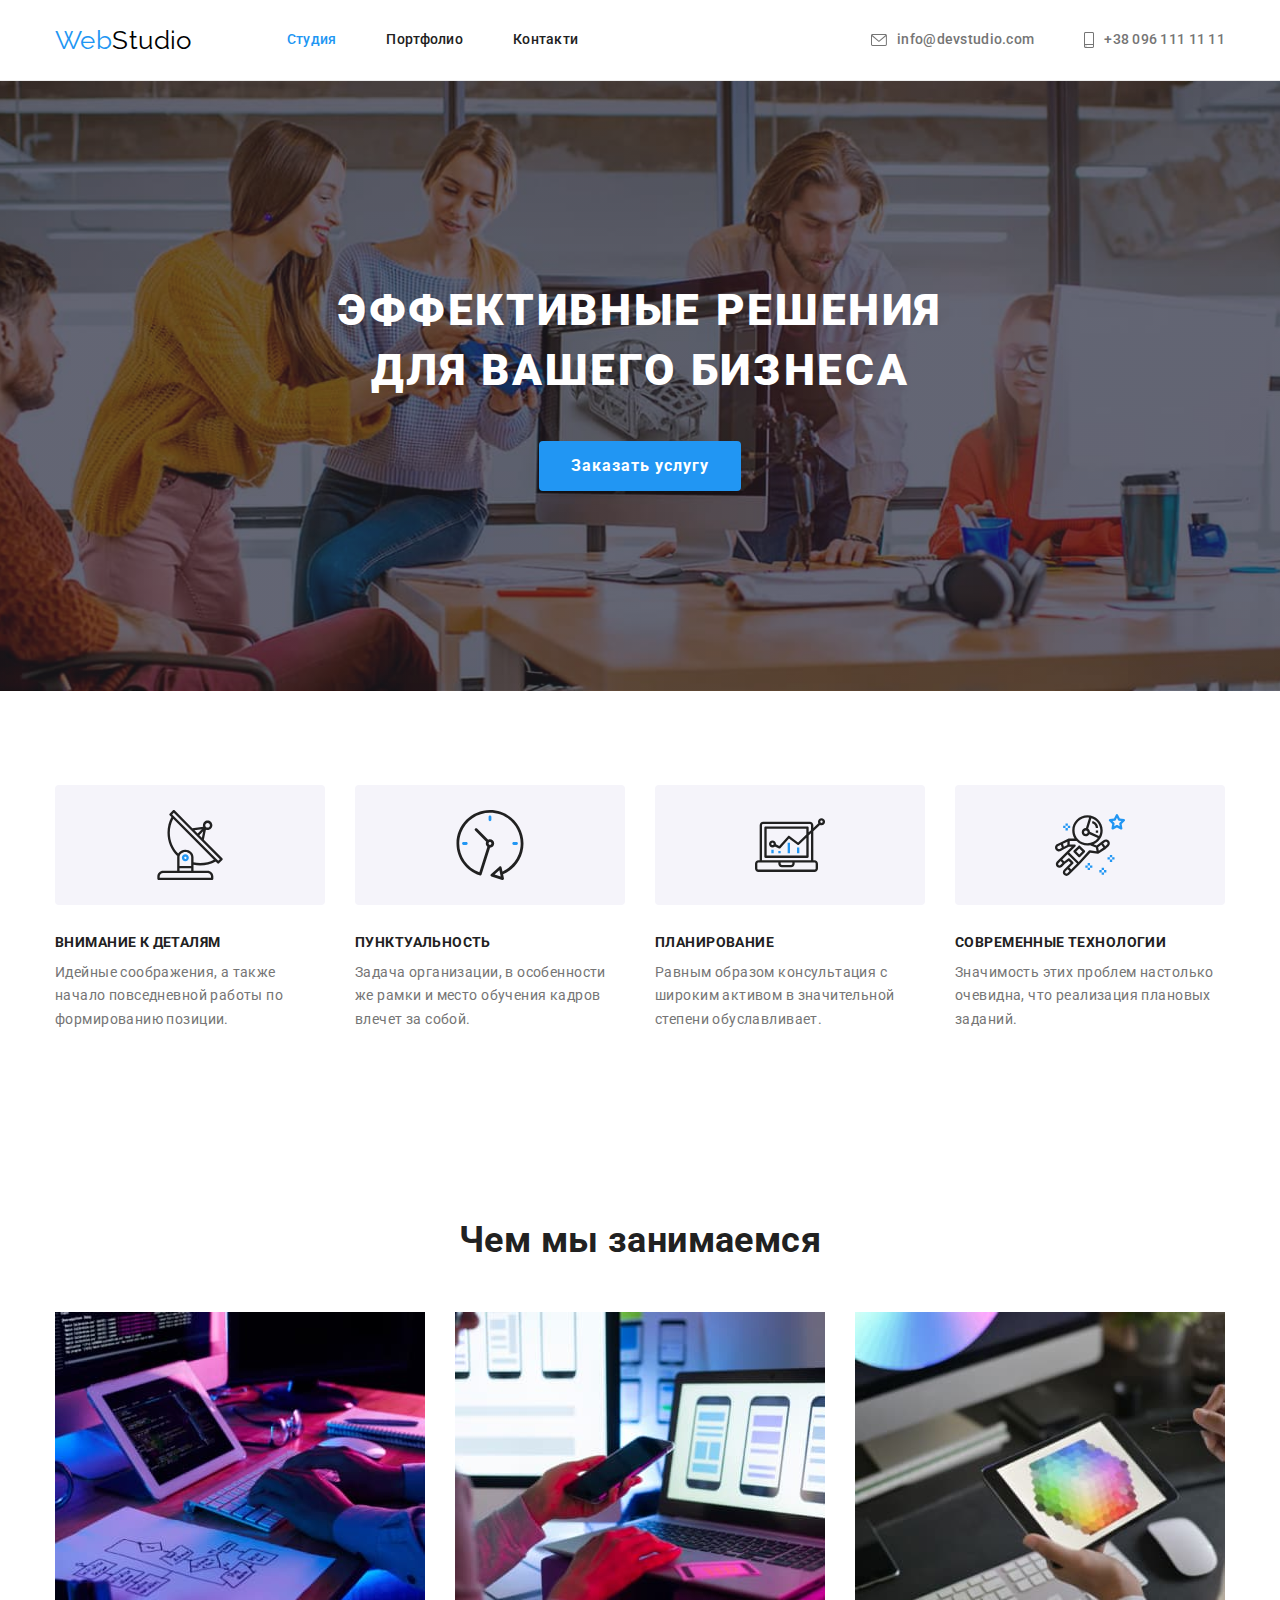
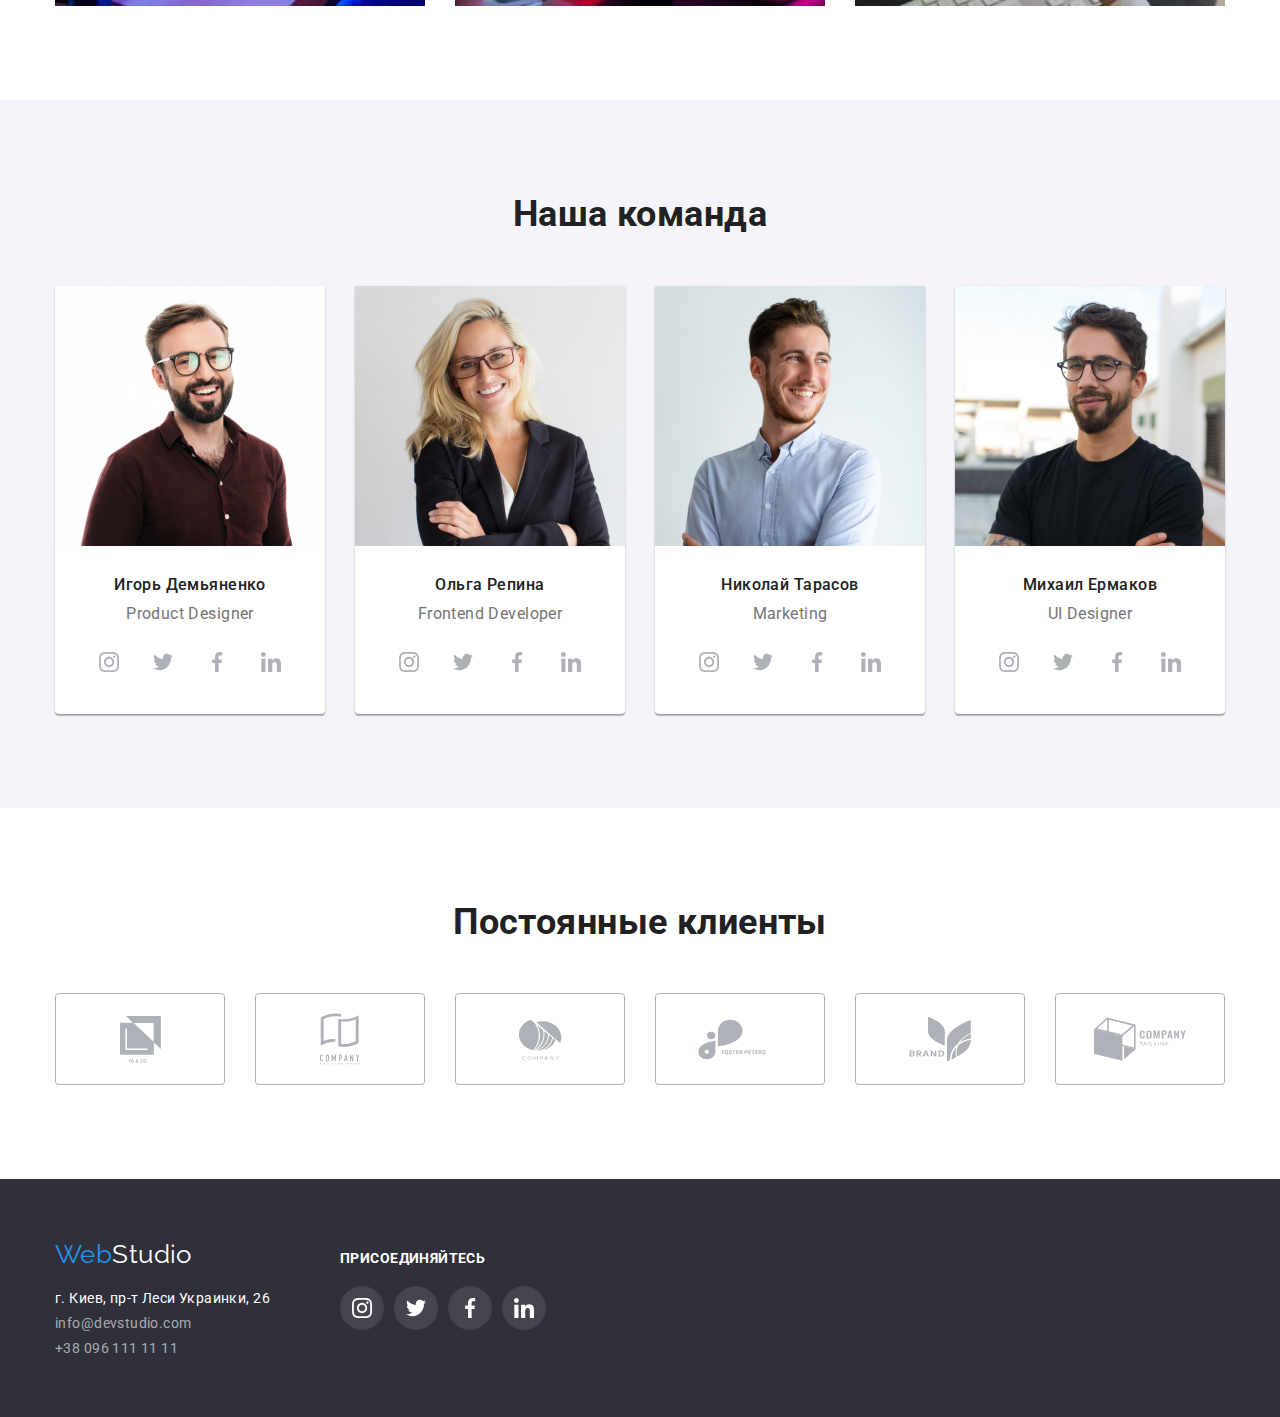
<file: index.html>
<!DOCTYPE html>
<html lang="ru">

<head>
  <meta charset="utf-8" />
  <title>WebStudio</title>
  <!--Линки -->
  <link rel="preconnect" href="https://fonts.googleapis.com">
  <link rel="preconnect" href="https://fonts.gstatic.com" crossorigin>
  <link href="https://fonts.googleapis.com/css2?family=Raleway:wght@700&family=Roboto:wght@400;500;700;900&display=swap"
    rel="stylesheet">
  <link rel="stylesheet" href="https://cdnjs.cloudflare.com/ajax/libs/modern-normalize/1.1.0/modern-normalize.min.css">
  <link rel="stylesheet" href="./css/styles.css" type="text/css">
</head>
<!-- Боди -->

<body>
  <header class="header">
    <div class="container">
      <nav class="styless-nav main-nav">
        <a href="./index.html" class="logo-start">Web<span class="logo-end">Studio</span></a>
        <ul class="style-list">
          <li class="style-item"><a class="nav-link  acctive_nav_link" href="./index.html">Студия</a></li>
          <li class="style-item"><a class="nav-link" href="./portfolio.html">Портфолио</a></li>
          <li class="style-item"><a class="nav-link" href="">Контакти</a></li>
        </ul>
        <ul class="auth-nav list">
          <li class="style-item"><a class="contact-link" href="mailto:info@devstudio.com">
              <svg class="logo_mail" width="16px" height="12px">
                <use href="./images/sprite.svg#icon-envelope"></use>
              </svg> info@devstudio.com</a>
          </li>
          <li class="style-item"><a class="contact-link" href="tel:+380961111111">
              <svg class="logo_phone" width="16px" height="12px">
                <use href="./images/sprite.svg#icon-smartphone"></use>
              </svg> +38 096 111 11 11</a>
          </li>
        </ul>
      </nav>
    </div>
  </header>
  <main>
    <!-- Шапка с кнопкой -->
    <section class="section-order overlay">
      <div class="container">
        <h1 class="hero-title">Эффективные решения для вашего бизнеса</h1>
        <button type="button" class="hero-btn">Заказать услугу</button>
      </div>

    </section>
    <!--/* Особенности -->
    <section class="section">
      <div class="container ">
        <h2 class="visually-hidden">ААААА</h2>
        <ul class="peculiarities-list">
          <li class="peculiarities-item">
            <div class="bg-logo">
              <svg class="logo-antena" width="70" height="70">
                <use href="./images/sprite.svg#icon-antenna_1"></use>
              </svg>
            </div>
            <h3 class="peculiarities-title">Внимание к деталям</h3>
            <p class="peculiarities-text">Идейные соображения, а также начало повседневной работы по формированию
              позиции.
            </p>
          </li>
          <li class="peculiarities-item">
            <div class="bg-logo">
              <svg class="logo-antena" width="70" height="70">
                <use href="./images/sprite.svg#icon-clock_1"></use>
              </svg>
            </div>
            <h3 class="peculiarities-title">Пунктуальность</h3>
            <p class="peculiarities-text">Задача организации, в особенности же рамки и место обучения кадров
              влечет за собой.
            </p>
          </li>
          <li class="peculiarities-item">
            <div class="bg-logo">
              <svg class="logo-antena" width="70" height="70">
                <use href="./images/sprite.svg#icon-diagram_1"></use>
              </svg>
            </div>
            <h3 class="peculiarities-title">Планирование</h3>
            <p class="peculiarities-text">Равным образом консультация с широким активом в значительной степени
              обуславливает.
            </p>
          </li>
          <li class="peculiarities-item">
            <div class="bg-logo">
              <svg class="logo-antena" width="70" height="70">
                <use href="./images/sprite.svg#icon-astronaut_1"></use>
              </svg>
            </div>
            <h3 class="peculiarities-title">Современные технологии</h3>
            <p class="peculiarities-text">Значимость этих проблем настолько очевидна, что реализация плановых
              заданий.
            </p>
          </li>

        </ul>

      </div>

    </section>
    <!-- Чем мы занимаемся -->
    <section class="section">
      <div class="container">
        <h2 class="section-titel">Чем мы занимаемся</h2>
        <ul class="style-work-list">
          <li class="work-item">
            <img src="./images/section2/image-programer-working.jpg" alt="image-programer-working" width="370"
              class="photo" />
          </li>
          <li class="work-item"><img src="./images/section2/web-ui-designers-are-developing.jpg"
              alt="web-ui-designers-are-developing" width="370" class="photo" />
          </li>
          <li class="work-item"><img src="./images/section2/creative-artist-web-design.jpg"
              alt="creative-artist-web-design" width="370" class="photo" />
          </li>
        </ul>
      </div>
    </section>
    <!-- Наша команда -->
    <section class="section team">
      <div class="container">
        <h2 class="section-titel">Наша команда</h2>
        <ul class="team-list">
          <li class="team-item">
            <img src="./images/section3/img-03.jpg" alt="Игорь Демьяненко" width="270" class="personal" />
            <h3 class="name-team">Игорь Демьяненко</h3>
            <p class="position-team">Product Designer</p>
            <ul class="social-list">
              <li class="social-item">
                <a href="#" rel="noopener noreferrer" target="_blank" class="social-link">
                  <svg class="social-logo" width="20px" height="20px">
                    <use href="./images/sprite.svg#icon-instagram"></use>
                  </svg>
                </a>
              </li>
              <li class="social-item">
                <a href="#" rel="noopener noreferrer" target="_blank" class="social-link">
                  <svg class="social-logo" width="20px" height="20px">
                    <use href="./images/sprite.svg#icon-tviter">
                    </use>
                  </svg>
                </a>
              </li>
              <li class="social-item">
                <a href="#" rel="noopener noreferrer" target="_blank" class="social-link">
                  <svg class="social-logo" width="20px" height="20px">
                    <use href="./images/sprite.svg#icon-facebook">
                    </use>
                  </svg>
                </a>
              </li>
              <li class="social-item">
                <a href="#" rel="noopener noreferrer" target="_blank" class="social-link">
                  <svg class="social-logo" width="20px" height="20px">
                    <use href="./images/sprite.svg#icon-linkedin"></use>
                  </svg>
                </a>
              </li>
            </ul>
          </li>
          <li class="team-item">
            <img src="./images/section3/img-02.jpg" alt="Ольга Репина" width="270" class="personal" />
            <h3 class="name-team">Ольга Репина</h3>
            <p class="position-team">Frontend Developer</p>
            <ul class="social-list">
              <li class="social-item">
                <a href="#" rel="noopener noreferrer" target="_blank" class="social-link">
                  <svg class="social-logo" width="20px" height="20px">
                    <use href="./images/sprite.svg#icon-instagram"></use>
                  </svg>
                </a>
              </li>
              <li class="social-item">
                <a href="#" rel="noopener noreferrer" target="_blank" class="social-link">
                  <svg class="social-logo" width="20px" height="20px">
                    <use href="./images/sprite.svg#icon-tviter">
                    </use>
                  </svg>
                </a>
              </li>
              <li class="social-item">
                <a href="#" rel="noopener noreferrer" target="_blank" class="social-link">
                  <svg class="social-logo" width="20px" height="20px">
                    <use href="./images/sprite.svg#icon-facebook">
                    </use>
                  </svg>
                </a>
              </li>
              <li class="social-item">
                <a href="#" rel="noopener noreferrer" target="_blank" class="social-link">
                  <svg class="social-logo" width="20px" height="20px">
                    <use href="./images/sprite.svg#icon-linkedin"></use>
                  </svg>
                </a>
              </li>
            </ul>
          </li>
          <li class="team-item">
            <img src="./images/section3/img-01.jpg" alt="Николай Тарасов" width="270" class="personal" />
            <h3 class="name-team">Николай Тарасов</h3>
            <p class="position-team">Marketing</p>
            <ul class="social-list">
              <li class="social-item">
                <a href="#" rel="noopener noreferrer" target="_blank" class="social-link">
                  <svg class="social-logo" width="20px" height="20px">
                    <use href="./images/sprite.svg#icon-instagram"></use>
                  </svg>
                </a>
              </li>
              <li class="social-item">
                <a href="#" rel="noopener noreferrer" target="_blank" class="social-link">
                  <svg class="social-logo" width="20px" height="20px">
                    <use href="./images/sprite.svg#icon-tviter">
                    </use>
                  </svg>
                </a>
              </li>
              <li class="social-item">
                <a href="#" rel="noopener noreferrer" target="_blank" class="social-link">
                  <svg class="social-logo" width="20px" height="20px">
                    <use href="./images/sprite.svg#icon-facebook">
                    </use>
                  </svg>
                </a>
              </li>
              <li class="social-item">
                <a href="#" rel="noopener noreferrer" target="_blank" class="social-link">
                  <svg class="social-logo" width="20px" height="20px">
                    <use href="./images/sprite.svg#icon-linkedin"></use>
                  </svg>
                </a>
              </li>
            </ul>
          </li>
          <li class="team-item">
            <img src="./images/section3/img-00.jpg" alt="Михаил Ермаков" width="270" class="personal" />
            <h3 class="name-team">Михаил Ермаков</h3>
            <p class="position-team">UI Designer</p>
            <ul class="social-list">
              <li class="social-item">
                <a href="#" rel="noopener noreferrer" target="_blank" class="social-link">
                  <svg class="social-logo" width="20px" height="20px">
                    <use href="./images/sprite.svg#icon-instagram"></use>
                  </svg>
                </a>
              </li>
              <li class="social-item">
                <a href="#" rel="noopener noreferrer" target="_blank" class="social-link">
                  <svg class="social-logo" width="20px" height="20px">
                    <use href="./images/sprite.svg#icon-tviter">
                    </use>
                  </svg>
                </a>
              </li>
              <li class="social-item">
                <a href="#" rel="noopener noreferrer" target="_blank" class="social-link">
                  <svg class="social-logo" width="20px" height="20px">
                    <use href="./images/sprite.svg#icon-facebook">
                    </use>
                  </svg>
                </a>
              </li>
              <li class="social-item">
                <a href="#" rel="noopener noreferrer" target="_blank" class="social-link">
                  <svg class="social-logo" width="20px" height="20px">
                    <use href="./images/sprite.svg#icon-linkedin"></use>
                  </svg>
                </a>
              </li>
            </ul>
          </li>
        </ul>
      </div>
    </section>
    <!-- НАШІ КЛІЄНТИ -->
    <section class="section">
      <h2 class="section-titel">Постоянные клиенты</h2>
      <ul class="container client-list">
        <li class="clients-item"><a href="#" rel="noopener noreferrer" target="_blank" class="client-link">
            <svg class="clients-logo" width="41" height="47">
              <use href="./images/sprite.svg#icon-Logo_1"></use>
            </svg></a>
        </li>
        <li class="clients-item"><a href="#" rel="noopener noreferrer" target="_blank" class="client-link">
            <svg class="clients-logo" width="40" height="52">
              <use href="./images/sprite.svg#icon-Logo_2"></use>
            </svg></a>
        </li>
        <li class="clients-item"><a href="#" rel="noopener noreferrer" target="_blank" class="client-link">
            <svg class="clients-logo" width="44" height="41">
              <use href="./images/sprite.svg#icon-Logo_3"></use>
            </svg></a>
        </li>
        <li class="clients-item"><a href="#" rel="noopener noreferrer" target="_blank" class="client-link">
            <svg class="clients-logo" width="84" height="41">
              <use href="./images/sprite.svg#icon-Logo_4"></use>
            </svg></a>
        </li>
        <li class="clients-item"><a href="#" rel="noopener noreferrer" target="_blank" class="client-link">
            <svg class="clients-logo" width="63" height="46">
              <use href="./images/sprite.svg#icon-Logo_5"></use>
            </svg></a>
        </li>
        <li class="clients-item"><a href="#" rel="noopener noreferrer" target="_blank" class="client-link">
            <svg class="clients-logo" width="94" height="44">
              <use href="./images/sprite.svg#icon-Logo_6"></use>
            </svg></a>
        </li>
      </ul>
    </section>
  </main>
  <!-- футер -->
  <footer class="footer">
    <div class="container">
      <div class="container-box">
        <div class="container-footer">
          <a href="./index.html" class="logo-start footer-logo">Web<span class="logo-footer">Studio</span></a>
          <address>
            <ul class="auth-footer list">
              <li class="footer-item">
                <a class="adress-link" href="https://goo.gl/maps/piqngm7oDQpEDh6u6" target="_blank"
                  rel="noopener nofollow noreferrer">г. Киев, пр-т Леси Украинки, 26</a>
              </li>
              <li class="footer-item"><a class="mail-footer" href="mailto:info@devstudio.com">info@devstudio.com</a>
              </li>
              <li class="footer-item"><a class="mail-footer" href="tel:+380961111111">+38 096 111 11 11</a></li>
            </ul>
          </address>
        </div>
        <div class="link-footer">
          <h3 class="social-title">присоединяйтесь</h3>
          <ul class="social-list-footer">
            <li class="social-item">
              <a href="#" rel="noopener noreferrer" target="_blank" class="social-link-footer">
                <svg class="social-logo" width="20px" height="20px">
                  <use href="./images/sprite.svg#icon-instagram"></use>
                </svg>
              </a>
            </li>
            <li class="social-item">
              <a href="#" rel="noopener noreferrer" target="_blank" class="social-link-footer">
                <svg class="social-logo" width="20px" height="20px">
                  <use href="./images/sprite.svg#icon-tviter">
                  </use>
                </svg>
              </a>
            </li>
            <li class="social-item">
              <a href="#" rel="noopener noreferrer" target="_blank" class="social-link-footer">
                <svg class="social-logo" width="20px" height="20px">
                  <use href="./images/sprite.svg#icon-facebook">
                  </use>
                </svg>
              </a>
            </li>
            <li class="social-item">
              <a href="#" rel="noopener noreferrer" target="_blank" class="social-link-footer">
                <svg class="social-logo" width="20px" height="20px">
                  <use href="./images/sprite.svg#icon-linkedin"></use>
                </svg>
              </a>
            </li>
          </ul>
        </div>
      </div>
    </div>
  </footer>
</body>

</html>
</file>
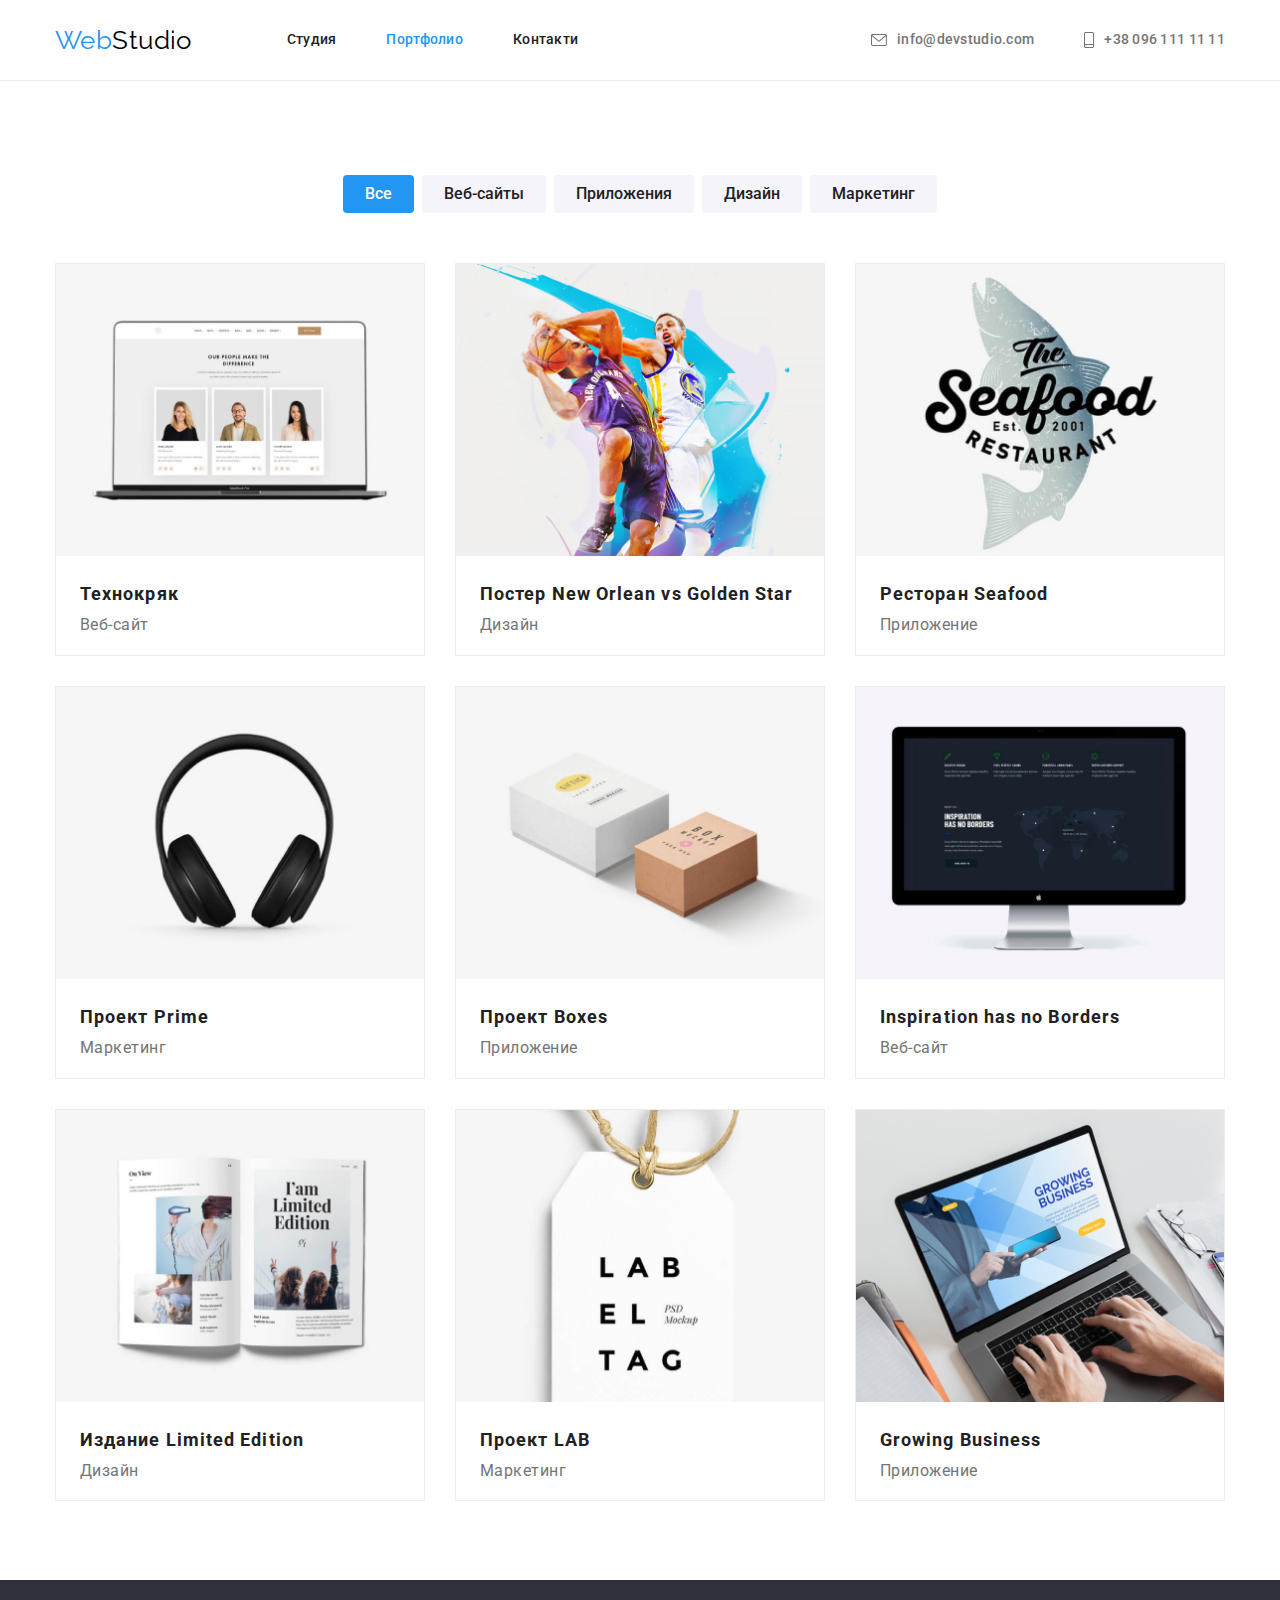
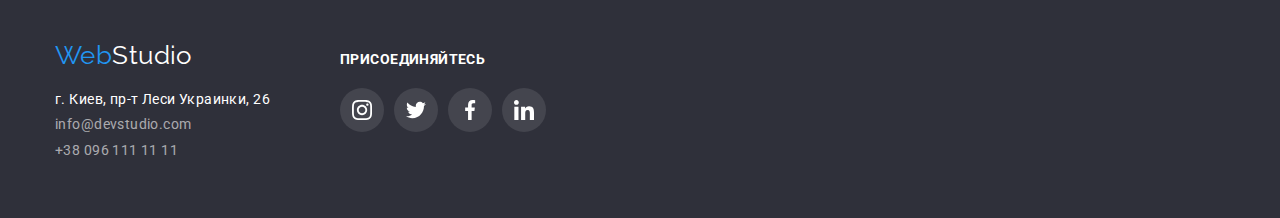
<file: portfolio.html>
<!DOCTYPE html>
<html lang="ru">

<head>
  <meta charset="utf-8" />
  <title>WebStudio</title>
  <!-- Линкии -->
  <link rel="preconnect" href="https://fonts.googleapis.com" />
  <link rel="preconnect" href="https://fonts.gstatic.com" crossorigin />
  <link href="https://fonts.googleapis.com/css2?family=Raleway:wght@700&family=Roboto:wght@400;500;700;900&display=swap"
    rel="stylesheet" />
  <link rel="stylesheet"
    href="https://cdnjs.cloudflare.com/ajax/libs/modern-normalize/1.1.0/modern-normalize.min.css" />
  <link rel="stylesheet" href="./css/styles.css" type="text/css" />
</head>
<!-- Боди -->

<body>
  <header class="header">
    <div class="container">
      <nav class="styless-nav main-nav">
        <a href="./index.html" class="logo-start">Web<span class="logo-end">Studio</span></a>
        <ul class="style-list">
          <li class="style-item"><a class="nav-link" href="./index.html">Студия</a></li>
          <li class="style-item"><a class="nav-link acctive_nav_link" href="./portfolio.html">Портфолио</a></li>
          <li class="style-item"><a class="nav-link" href="">Контакти</a></li>
        </ul>
        <ul class="auth-nav list">
          <li class="style-item"><a class="contact-link" href="mailto:info@devstudio.com">
              <svg class="logo_mail" width="16px" height="12px">
                <use href="./images/sprite.svg#icon-envelope"></use>
              </svg> info@devstudio.com</a>
          </li>
          <li class="style-item"><a class="contact-link" href="tel:+380961111111">
              <svg class="logo_phone" width="16px" height="12px">
                <use href="./images/sprite.svg#icon-smartphone"></use>
              </svg> +38 096 111 11 11</a>
          </li>
        </ul>
      </nav>
    </div>
  </header>
  <main>
    <!--/* Шапка с кнопками та скритий заголовок*/-->
    <section class="section">
      <div class="container">
        <h1 class="visually-hidden">Нет заголовка</h1>
        <ul class="btn-list">
          <li class="btn-item">
            <button class="style-button active-btn" type="button">Все</button>
          </li>
          <li class="btn-item">
            <button class="style-button" type="button">Веб-сайты</button>
          </li>
          <li class="btn-item">
            <button class="style-button" type="button">Приложения</button>
          </li>
          <li class="btn-item">
            <button class="style-button" type="button">Дизайн</button>
          </li>
          <li class="btn-item">
            <button class="style-button" type="button">Маркетинг</button>
          </li>
        </ul>
        <!--/* Наши работы */-->
        <ul class="project-list">
          <li class="card-item">
            <img src="./images/portfolio-section1/img.jpg" alt="Ноутбук с открытым веб- сайтом" width="370"
              class="projects" />
            <h3 class="card-title">Технокряк</h3>
            <p class="card-text">Веб-сайт</p>
          </li>
          <li class="card-item">
            <img src="./images/portfolio-section1/img-1.jpg" alt="Баскетбол" width="370" class="projects" />
            <h3 class="card-title">Постер New Orlean vs Golden Star</h3>
            <p class="card-text">Дизайн</p>
          </li>
          <li class="card-item">
            <img src="./images/portfolio-section1/img-2.jpg" alt="рыба с надписью" width="370" class="projects" />
            <h3 class="card-title">Ресторан Seafood</h3>
            <p class="card-text">Приложение</p>
          </li>
          <li class="card-item">
            <img src="./images/portfolio-section1/img-3.jpg" alt="Наушники" width="370" class="projects" />
            <h3 class="card-title">Проект Prime</h3>
            <p class="card-text">Маркетинг</p>
          </li>

          <li class="card-item">
            <img src="./images/portfolio-section1/img-4.jpg" alt="Две коробочки" width="370" class="projects" />
            <h3 class="card-title">Проект Boxes</h3>
            <p class="card-text">Приложение</p>
          </li>
          <li class="card-item">
            <img src="./images/portfolio-section1/img-5.jpg" alt="Монитор" width="370" class="projects" />
            <h3 class="card-title">Inspiration has no Borders</h3>
            <p class="card-text">Веб-сайт</p>
          </li>
          <li class="card-item">
            <img src="./images/portfolio-section1/img-6.jpg" alt="Макет издания" width="370" class="projects" />
            <h3 class="card-title">Издание Limited Edition</h3>
            <p class="card-text">Дизайн</p>
          </li>
          <li class="card-item">
            <img src="./images/portfolio-section1/img-7.jpg" alt="Бирка" width="370" class="projects" />
            <h3 class="card-title">Проект LAB</h3>
            <p class="card-text">Маркетинг</p>
          </li>
          <li class="card-item">
            <img src="./images/portfolio-section1/img-8.jpg" alt="Ноутбук с открытым изображением" width="370"
              class="projects" />
            <h3 class="card-title">Growing Business</h3>
            <p class="card-text">Приложение</p>
          </li>
        </ul>
      </div>
    </section>
  </main>
  <!-- футер -->
  <footer class="footer">
    <div class="container">
      <div class="container-box">
        <div class="container-footer">
          <a href="./index.html" class="logo-start footer-logo">Web<span class="logo-footer">Studio</span></a>
          <address>
            <ul class="auth-footer list">
              <li class="footer-item">
                <a class="adress-link" href="https://goo.gl/maps/piqngm7oDQpEDh6u6" target="_blank"
                  rel="noopener nofollow noreferrer">г. Киев, пр-т Леси Украинки, 26</a>
              </li>
              <li class="footer-item">
                <a class="mail-footer" href="mailto:info@devstudio.com">info@devstudio.com</a>
              </li>
              <li class="footer-item">
                <a class="mail-footer" href="tel:+380961111111">+38 096 111 11 11</a>
              </li>
            </ul>
          </address>
        </div>
        <div class="link-footer">
          <h3 class="social-title">присоединяйтесь</h3>
          <ul class="social-list-footer">
            <li class="social-item">
              <a href="#" rel="noopener noreferrer" class="social-link-footer">
                <svg class="social-logo" width="20px" height="20px">
                  <use href="./images/sprite.svg#icon-instagram"></use>
                </svg>
              </a>
            </li>
            <li class="social-item">
              <a href="#" rel="noopener noreferrer" class="social-link-footer">
                <svg class="social-logo" width="20px" height="20px">
                  <use href="./images/sprite.svg#icon-tviter"></use>
                </svg>
              </a>
            </li>
            <li class="social-item">
              <a href="#" rel="noopener noreferrer" class="social-link-footer">
                <svg class="social-logo" width="20px" height="20px">
                  <use href="./images/sprite.svg#icon-facebook"></use>
                </svg>
              </a>
            </li>
            <li class="social-item">
              <a href="#" rel="noopener noreferrer" class="social-link-footer">
                <svg class="social-logo" width="20px" height="20px">
                  <use href="./images/sprite.svg#icon-linkedin"></use>
                </svg>
              </a>
            </li>
          </ul>
        </div>
      </div>
    </div>
  </footer>
</body>

</html>
</file>
<file: css/styles.css>
/* палитра кольорів */
:root {
  --background-color: #ffffff;
  --text-color: #212121;
  --hover-color: #2196f3;
  --border-color: #ececec;
  --textlogo-color: #000000;
  --mail-tel-color: #757575;
  --background-main-color: #c4c4c4;
  --text-color-btn: #ffffff;
  --background-color-btn: #188ce8;
  --active-btn-text: #000000;
  --active-btn-shadov: #00000026;
  --boxshadov-clor1: rgba(0, 0, 0, 0.122);
  --boxshadov-clor2: rgba(0, 0, 0, 0.141);
  --boxshadov-clor3: rgba(0, 0, 0, 0.2);
  --text-mail-footer: #ffffff99;
  --background-portfolio: #e5e5e5;
  --button-color-style: #f5f4fa;
  --shadov-btn: #00000026;
  --background-footer-color: #2f303a;
  --clients-border-color: #afb1b8;
  --border-project-list: #eeeeee;
  --border-project-list1: rgba(0, 0, 0, 0.12);
  --border-project-list2: rgba(0, 0, 0, 0.06);
  --border-project-list3: rgba(0, 0, 0, 0.16);
  --social-link-footer: rgba(255, 255, 255, 0.1);
}
/* /Обнулення стилів браузера/ */
 html {
  box-sizing: border-box;
}

*,
*::after,
*::before {
  box-sizing: inherit;
  margin: 0;
}

h1,
h2,
h3,
h4,
h5,
h6,
p {
  margin: 0;
}

a {
  text-decoration: none;
  color: inherit;
}

ul {
  list-style: none;
  padding: 0;
  margin: 0;
}

img {
  display: block;
  max-width: 100%;
  height: auto;
}

address {
  font-style: normal;
}
/* body- те що чаще застосовується */
body {
  font-family: "Roboto", sans-serif;
  font-size: 14px;
  letter-spacing: 0.03em;
  background-color: var(--background-color);
  color: var(--text-color);
}

/* header- висота, бордер та фон */
.header {
  background-color: var(--background-color);
  border-bottom: 1px solid var(--border-color);
}

.container {
  width: 1200px;
  padding: 0 15px;

  margin-left: auto;
  margin-right: auto;
}

.section {
  padding: 94px 0;
}
.section-no-pading {
  padding-bottom: 0;
}

/* пораховано интерлиньяж (поділив вbсоту на розмір тесту) */
.logo-start {
  font-family: "Raleway";
  font-size: 26px;
  line-height: 1.19;
  color: var(--hover-color);
}

.logo-end {
  color: var(--active-btn-text);
}

.styless-nav .style-list {
  display: flex;
  margin-left: 95px;
}

.main-nav {
  display: flex;
  align-items: center;
}

/* .style-item:not(:first-child) {
    margin-left: 30px;
} */

/* Крайняяя геометрия- обрезали лишние отступы, оябзательно!!!
 1)ЦЕ ВАРІАНТ СУСІДА, КОЛИ ТИ ЗАДАЄШ ВСІМ СУСІДНІМ ЕЛЕМЕНТАМ ВІДСТУП */

.style-item + .style-item {
  margin-left: 50px;
}

/*
2)НАЙЛІПШИЙ ВАРІАНТ. КОЛИ ТИ ЗАДАЕШЬ ВІДСТУП ВСІМ КРІМ ОСТАННЬГО

 .styless-nav .style-item:not(:last-child){
	margin-right: 50px;
} */

/* 
3) ЦЕЙ ОДИН З ВАРІАНТІВ 
.styless-nav .style-item:last-child{
	margin-right: 0;
} */

/* наведення та табуляція для нав та кнопок у портфоліо */
/* .style-item:hover > .nav-link,
.style-item:focus > .nav-link, */

 .contact-link:hover,
 .contact-link:focus 
 {
  color: var(--hover-color);
}

.nav-link:hover, 
.nav-link:focus{
  color: var(--hover-color);
}

/* колір лінків у хедері-----что бЫ удобнее было попадать 
	на сыылке сделали ее блочным елементом и добавили падинг сверху и снизу */
.nav-link {
  display: block;
  padding-top: 32px;
  padding-bottom: 32px;

  font-weight: 500;
  line-height: 1.14;
  letter-spacing: 0.02em;
  color: var(--text-color);
}

.acctive_nav_link {
  color: var(--hover-color);
}
.auth-nav {
  display: flex;
  margin-left: auto;
}
.style-list .style-item + .style-item {
  margin-left: 50px;
}
/* колір тексту для меіл та тел */
.contact-link {
  display: flex;
  align-items: center;
  padding-top: 32px;
  padding-bottom: 32px;

  color: var(--mail-tel-color);
  font-weight: 500;
  line-height: 1.14;
  letter-spacing: 0.02em;
}
/* ----оформлення  лого в хедері---- */
.logo_mail {
  fill: currentColor;

  width: 16px;
  height: 12px;

  margin-right: 10px;
}

.logo_phone {
  fill: currentColor;

  width: 10px;
  height: 16px;

  margin-right: 10px;
}

/* main styles */

.section-order {
  background-color: var(--background-footer-color);

  padding-top: 200px;
  padding-bottom: 200px;
}

.overlay {
  max-width: 1920px;

  margin-left: auto;
  margin-right: auto;

  background-image: linear-gradient(
      to right,
      rgba(47, 48, 58, 0.4),
      rgba(47, 48, 58, 0.4)
    ),
    url(../images/section1/Img-bg.jpg);

  background-repeat: no-repeat;
  background-size: cover;
  background-position: center;
}

.hero-title {
  font-weight: 900;
  font-size: 44px;
  line-height: 1.36;
  text-align: center;
  letter-spacing: 0.06em;
  text-transform: uppercase;
  color: var(--background-color);

  width: 696px;
  margin-left: auto;
  margin-right: auto;
  margin-top: 0;
  margin-bottom: 40px;
}

/* Шапка с кнопкой */
.hero-btn {
  display: flex;
  align-items: center;
  text-align: center;
  padding: 10px 32px;
  margin: 0 auto;
  border: 0;

  color: var(--background-color);
  background-color: var(--hover-color);
  box-shadow: 0px 4px 4px var(--shadov-btn);
  border-radius: 4px;
  font-weight: 700;
  font-size: 16px;
  line-height: 1.87;
  letter-spacing: 0.06em;

  cursor: pointer;
}

.hero-btn:hover,
.hero-btn:focus {
  background-color: var(--background-color-btn);
  box-shadow: 0px 4px 4px var(--active-btn-shadov);
  border-radius: 4px;
}

.hero-btn:active {
  color: var(--text-color-btn);
  background-color: var(--background-color-btn);
}

/* Особенности */
/* заголовок не наследет размери текста  */
.bg-logo {
  width: 270px;
  height: 120px;
  margin-bottom: 30px;

  background-color: var(--button-color-style);
  border-radius: 4px;
}

.logo-antena {
  width: 70px;
  height: 70px;

  margin: 25px 100px;
}

.peculiarities-list {
  display: flex;
  align-items: center;
}

.peculiarities-list .peculiarities-item + .peculiarities-item {
  margin-left: 30px;
}

.peculiarities-title {
  margin-bottom: 10px;

  line-height: 1.14;
  text-transform: uppercase;
  font-size: 14px;
}

.peculiarities-text {
  line-height: 1.71;
  color: var(--mail-tel-color);
}

/* Чем мы занимаемся */

.section-titel {
  margin-bottom: 50px;
  font-size: 36px;
  line-height: 1.16;
  text-align: center;
}

.style-work-list {
  display: flex;
}

.work-item {
  display: block;
  width: 370px;
}

.style-work-list .work-item + .work-item {
  margin-left: 30px;
}

/* Наша команда */
.team {
  background-color: #f5f4fa;
}

.team-list {
  display: flex;
}
.team-list .team-item + .team-item {
  margin-left: 30px;
}

.team-item {
  width: 270px;
  background-color: var(--background-color);

  /* material shadow v1 */
  box-shadow: 0px 1px 3px var(--boxshadov-clor1),
    0px 1px 1px var(--boxshadov-clor2), 0px 2px 1px var(--boxshadov-clor3);
  border-radius: 0px 0px 4px 4px;
}

.name-team {
  padding-top: 30px;
  margin-bottom: 10px;

  font-weight: 500;
  font-size: 16px;
  line-height: 1.18;
  text-align: center;
}

.position-team {
  padding-bottom: 16px;

  font-size: 16px;
  line-height: 1.18;
  text-align: center;
  color: var(--mail-tel-color);
}
.social-list {
  display: flex;
  justify-content: center;

  margin-bottom: 30px;
}

.social-item {
  display: block;
  width: 44px;
  height: 44px;
}
.social-item + .social-item {
  margin-left: 10px;
}

.social-link {
  display: flex;
  align-items: center;
  justify-content: center;
  width: 100%;
  height: 100%;
  border-radius: 50%;
  background-color: var(--background-color);
  color: var(--clients-border-color);
}

.social-link:hover,
.social-link:focus {

  background-color: var(--hover-color);
  color: var(--background-color);
  filter: drop-shadow(0px 4px 4px rgba(0, 0, 0, 0.25));

}

.social-logo {
  fill: currentColor;
}

.client-list {
  display: flex;
}

.client-list .clients + .clients {
  margin-left: 30px;
}

.clients-item {
  height: 92px;
  width: 170px;
}
.clients-item + .clients-item {
  margin-left: 30px;
}

.client-link {
  display: flex;
  width: 100%;
  height: 100%;
  align-items: center;
  justify-content: center;
  color: var(--clients-border-color);
  border: 1px solid var(--clients-border-color);
  border-radius: 4px;
}

.client-link:hover,
.client-link:focus {
  cursor: pointer;
  color: var(--hover-color);
  border-color: var(--hover-color);
  border-radius: 4px;
}

.clients-logo {
  fill: currentColor;
}
.clients-logo:hover,
.clients-logo:focus {
  fill: var(--hover-color);
}

/* скрыть заголовок */
.visually-hidden {
  position: absolute;
  width: 1px;
  height: 1px;
  margin: -1px;
  border: 0;
  padding: 0;
  white-space: nowrap;
  clip-path: inset(100%);
  clip: rect(0 0 0 0);
  overflow: hidden;
}
/* ПОРТФОЛІО */

/* колір фону для партфоліо */

.btn-list {
  display: flex;

  justify-content: center;
  margin-bottom: 50px;
}

.btn-list .btn-item + .btn-item {
  margin-left: 8px;
}

.btn-item:nth-last-child(-n + 1) {
  margin-right: 0;
}
/* колір тіней кнопки при наведені у портфоліо */
.style-button {
  padding: 6px 22px;

  border-radius: 4px;
  font-family: "Roboto";
  font-weight: 500;
  font-size: 16px;
  line-height: 1.63;
  text-align: center;
  background-color: var(--button-color-style);
  color: var(--text-color);
  cursor: pointer;
  border: 0;
}

.style-button:hover,
.style-button:focus {
  box-shadow: 0px 3px 1px var(--boxshadov-clor1),
  0px 1px 2px var(--boxshadov-clor2),
  0px 2px 2px var(--boxshadov-clor3);

  color: var(--background-color);
  background-color: var(--hover-color);
 
}

.active-btn {
  background-color: var(--hover-color);
  color: var(--background-color);
}
/* Наши работы */
.project-list {
  display: flex;
  flex-wrap: wrap;

  margin: -15px;
}

.card-item {
  margin-right: 30px;
  margin-bottom: 30px;
  background-color: var(--background-color);
  border: 1px solid var(--border-color);

  /* ФИКСИРОВАНАЯ ВЕРСТКА ШИРИНА */
  margin: 15px;
  width: calc((100% - 90px) / 3);
}

.card-item:nth-child(3n) {
  margin-right: 0;
}

.card-item:nth-last-child(-n + 3) {
  margin-bottom: 0;
}
.card-item:hover
{
  box-shadow: 
    0px 1px 1px var(--border-project-list1),
    0px 4px 4px var(--border-project-list2),
    1px 4px 6px var(--border-project-list3);

  cursor: pointer;
  border: 1px solid var(--border-project-list);
}

.card-title {
  padding-top: 20px;
  padding-left: 24px;
  padding-right: 24px;
  margin-bottom: 4px;

  font-size: 18px;
  line-height: 2;
  /* identical to box height, or 200% */
  letter-spacing: 0.06em;
}

.card-text {
  padding-left: 24px;
  padding-right: 24px;
  padding-bottom: 20px;

  font-size: 16px;
  line-height: 2x;
  /* identical to box height, or 188% */
  letter-spacing: 0.03em;
  color: var(--mail-tel-color);
}
/* -- футер - */

.footer {
  padding-top: 60px;
  padding-bottom: 60px;
  background: var(--background-footer-color);
}

.container-box {
  display: flex;
  align-items: baseline;
}

.container-footer {
  display: flex;
  flex-direction: column;
}

.footer-logo {
  display: block;
  margin-bottom: 20px;
}
.logo-footer,
.adress-link {
  color: var(--background-color);
  font-style: normal;
}

.adress-link {
  display: block;
}

.auth-footer .footer-item + .footer-item {
  margin-top: 9px;
}

.mail-footer {
  color: var(--text-mail-footer);
  text-decoration: none;
}

.mail-footer:hover,
.mail-footer:focus {
  color: var(--hover-color);
}

.link-footer {
  margin-left: 70px;
}
.social-list-footer {
  display: flex;
  justify-content: center;
}

.social-title {
  font-size: 14px;
  text-transform: uppercase;

  color: var(--background-color);
  margin-bottom: 20px;
}
.social-link-footer {
  display: flex;
  align-items: center;
  justify-content: center;
  width: 100%;
  height: 100%;
  border-radius: 50%;
  background-color: var(--social-link-footer);
  color: var(--background-color);
}

.social-link-footer:hover,
.social-link-footer:focus {
  background-color: #188ce8;
  color: var(--background-color);
}
</file>
